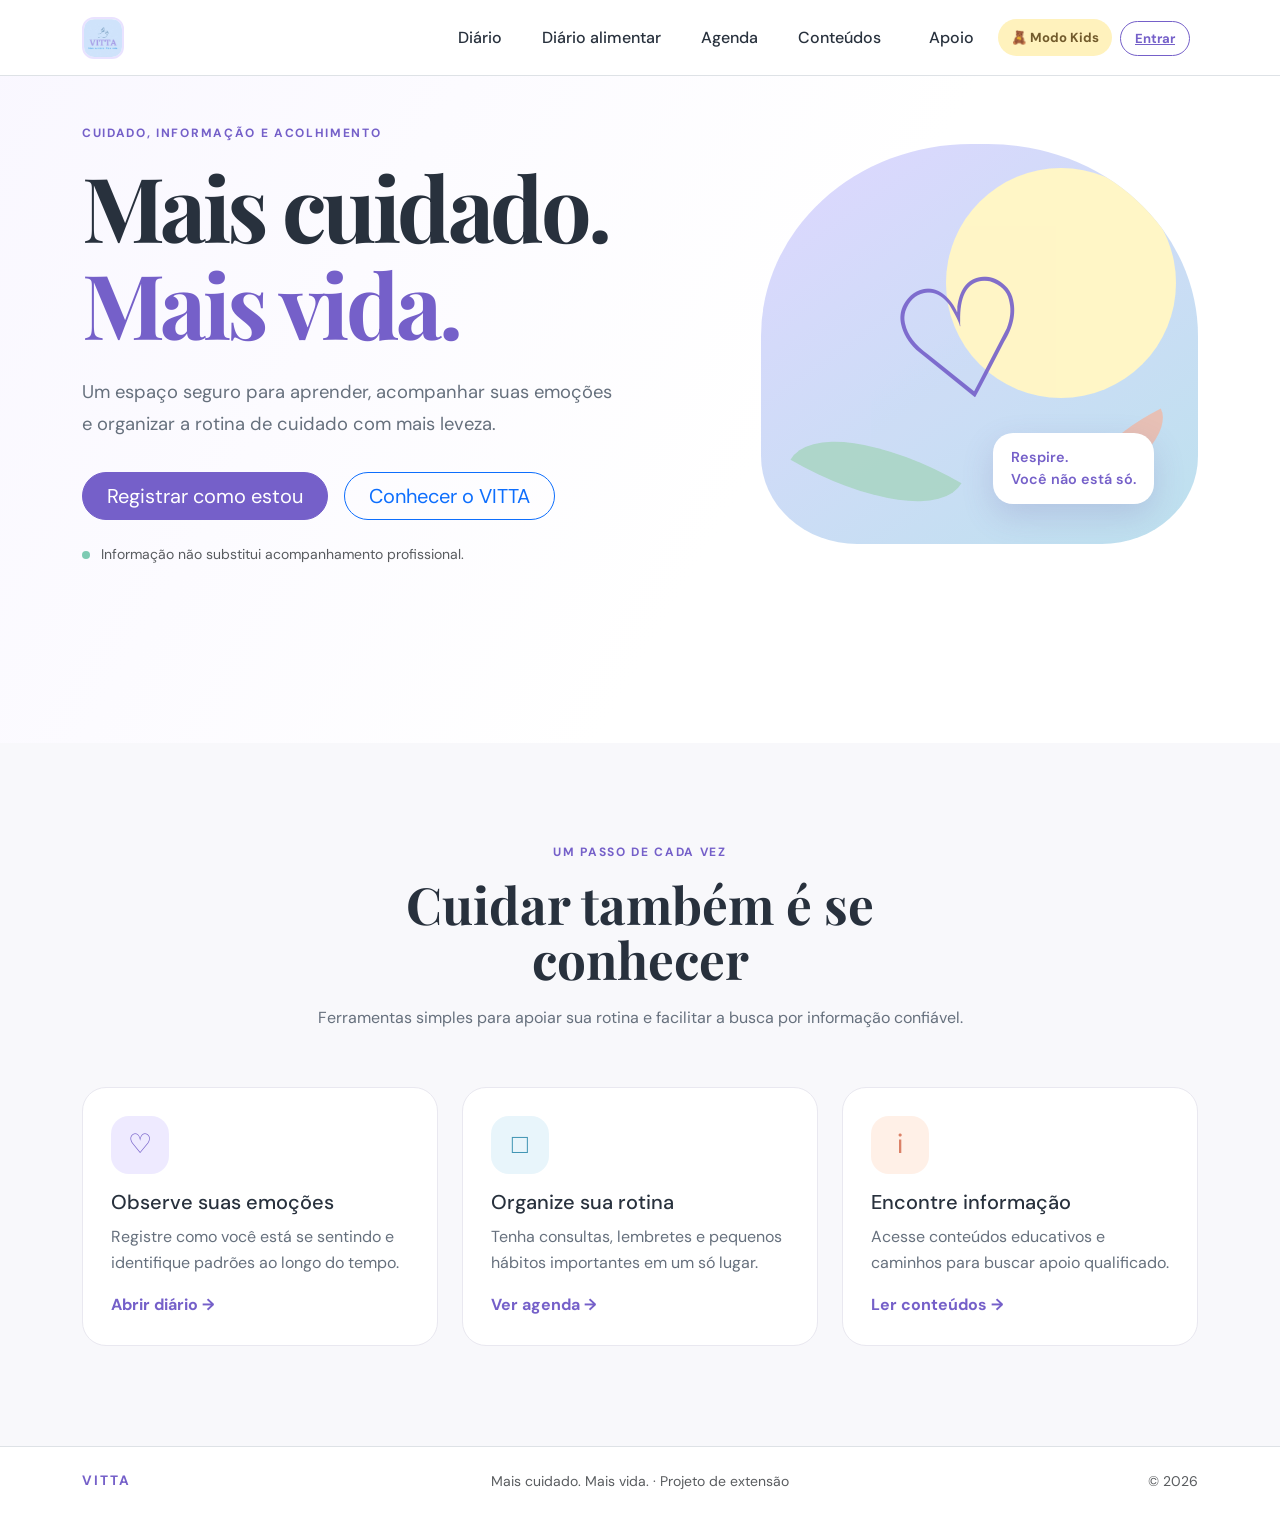
<file: index.html>
<!doctype html>
<html lang="pt-BR">
  <head>
    <meta charset="UTF-8" />
    <meta name="viewport" content="width=device-width, initial-scale=1" />
    <meta name="description" content="VITTA — informação, organização e apoio para uma relação mais saudável com a alimentação e as emoções." />
    <title>VITTA | Mais cuidado. Mais vida.</title>
    <link rel="preconnect" href="https://fonts.googleapis.com" />
    <link rel="preconnect" href="https://fonts.gstatic.com" crossorigin />
    <link href="https://fonts.googleapis.com/css2?family=DM+Sans:wght@400;500;600;700&family=Playfair+Display:wght@600;700&display=swap" rel="stylesheet" />
    <link href="https://cdn.jsdelivr.net/npm/bootstrap@5.3.3/dist/css/bootstrap.min.css" rel="stylesheet" />
    <link rel="stylesheet" href="style.css?v=2" />
    <link rel="icon" type="image/jpeg" href="assets/logo-vitta.jpg" />
    <link rel="apple-touch-icon" href="assets/logo-vitta.jpg" />
  </head>
  <body>
    <nav class="navbar navbar-expand-lg fixed-top bg-white border-bottom">
      <div class="container">
        <a class="navbar-brand d-flex align-items-center gap-2" href="#inicio" aria-label="VITTA início">
          <img class="brand-logo" src="assets/logo-vitta.jpg" alt="Logo VITTA" /><span class="brand-name">VITTA</span>
        </a>
        <button class="navbar-toggler" type="button" data-bs-toggle="collapse" data-bs-target="#menu" aria-label="Abrir menu">
          <span class="navbar-toggler-icon"></span>
        </button>
        <div id="menu" class="collapse navbar-collapse menu-panel">
          <ul class="navbar-nav ms-auto align-items-lg-center gap-lg-2">
            <li><a class="nav-link" href="#diario">Diário</a></li>
            <li><a class="nav-link" href="#alimentar">Diário alimentar</a></li>
            <li><a class="nav-link" href="#agenda">Agenda</a></li>
            <li><a class="nav-link" href="#conteudos">Conteúdos</a></li>
            <li><a class="nav-link" href="#kids">Kids</a></li>
            <li><a class="nav-link" href="#apoio">Apoio</a></li>
            <li><button id="kidsModeToggle" class="mode-toggle" type="button" aria-pressed="false">🧸 Modo Kids</button></li>
            <li><a id="authButton" class="auth-button" href="login.html">Entrar</a></li>
            <li><button id="logoutNavButton" class="logout-button hidden" type="button" style="display:none">Sair</button></li>
          </ul>
        </div>
      </div>
    </nav>

    <main>
      <section id="inicio" class="hero-section screen" data-screen="inicio">
        <div class="container py-5">
          <div class="row align-items-center g-5">
            <div class="col-lg-7">
              <p class="eyebrow">Cuidado, informação e acolhimento</p>
              <h1>Mais cuidado.<br /><span>Mais vida.</span></h1>
              <p class="hero-copy">Um espaço seguro para aprender, acompanhar suas emoções e organizar a rotina de cuidado com mais leveza.</p>
              <div class="d-flex flex-wrap gap-3">
                <a class="btn btn-primary btn-lg rounded-pill px-4" href="#diario">Registrar como estou</a>
                <a class="btn btn-outline-primary btn-lg rounded-pill px-4" href="#conteudos">Conhecer o VITTA</a>
              </div>
              <p class="small text-muted mt-4 mb-0"><span class="dot"></span> Informação não substitui acompanhamento profissional.</p>
            </div>
            <div class="col-lg-5">
              <div class="hero-art" aria-hidden="true"><div class="sun"></div><div class="leaf leaf-one"></div><div class="leaf leaf-two"></div><div class="heart">♡</div><div class="art-note">Respire.<br />Você não está só.</div></div>
            </div>
          </div>
        </div>
      </section>

      <section class="section-pad bg-soft screen" data-screen="inicio" aria-labelledby="como-funciona">
        <div class="container">
          <div class="text-center section-heading"><p class="eyebrow">Um passo de cada vez</p><h2 id="como-funciona">Cuidar também é se conhecer</h2><p>Ferramentas simples para apoiar sua rotina e facilitar a busca por informação confiável.</p></div>
          <div class="row g-4 mt-2">
            <div class="col-md-4"><article class="feature-card"><div class="icon-bubble lilac">♡</div><h3>Observe suas emoções</h3><p>Registre como você está se sentindo e identifique padrões ao longo do tempo.</p><a href="#diario">Abrir diário →</a></article></div>
            <div class="col-md-4"><article class="feature-card"><div class="icon-bubble blue">□</div><h3>Organize sua rotina</h3><p>Tenha consultas, lembretes e pequenos hábitos importantes em um só lugar.</p><a href="#agenda">Ver agenda →</a></article></div>
            <div class="col-md-4"><article class="feature-card"><div class="icon-bubble peach">i</div><h3>Encontre informação</h3><p>Acesse conteúdos educativos e caminhos para buscar apoio qualificado.</p><a href="#conteudos">Ler conteúdos →</a></article></div>
          </div>
        </div>
      </section>

      <section id="diario" class="section-pad screen" data-screen="diario">
        <div class="container"><div class="row g-5 align-items-start"><div class="col-lg-5"><p class="eyebrow">Diário de emoções</p><h2>Como você está hoje?</h2><p class="lead-muted">Não existe resposta certa. Escolha o que mais se aproxima do seu momento e escreva, se quiser, um pouco sobre ele.</p><div id="emotionOptions" class="emotion-grid mt-4" role="group" aria-label="Escolha uma emoção"><button data-emotion="Tranquilo" class="emotion-btn">☀️<span>Tranquilo</span></button><button data-emotion="Bem" class="emotion-btn">🌱<span>Bem</span></button><button data-emotion="Cansado" class="emotion-btn">🌙<span>Cansado</span></button><button data-emotion="Ansioso" class="emotion-btn">🌊<span>Ansioso</span></button><button data-emotion="Triste" class="emotion-btn">☁️<span>Triste</span></button><button data-emotion="Outro" class="emotion-btn">✦<span>Outro</span></button></div></div><div class="col-lg-7"><div class="panel-card"><label for="emotionNote" class="form-label">Quer registrar mais alguma coisa?</label><textarea id="emotionNote" class="form-control" rows="5" placeholder="Escreva livremente..." maxlength="500"></textarea><div class="d-flex justify-content-between align-items-center mt-3"><span id="selectedEmotion" class="selected-label">Nenhuma emoção selecionada</span><button id="saveEmotion" class="btn btn-primary rounded-pill px-4">Salvar registro</button></div><div id="emotionFeedback" class="feedback mt-3" role="status"></div></div><div id="lastEmotion" class="last-record mt-3"></div></div></div></div>
      </section>

      <section id="alimentar" class="section-pad bg-soft">
        <div class="container">
          <div class="section-heading"><p class="eyebrow">Registro alimentar</p><h2>Diário alimentar</h2><p>Registre o que você comeu em cada momento do dia, no seu ritmo e sem julgamentos. Este espaço não calcula calorias nem avalia suas escolhas.</p></div>
          <div class="row g-4 align-items-start">
            <div class="col-lg-5"><div class="panel-card food-diary-form-card"><form id="foodDiaryForm">
              <label class="form-label" for="foodMealCategory">Qual refeição?</label>
              <select id="foodMealCategory" class="form-select mb-3" required><option value="" selected disabled>Escolha uma categoria</option><option value="cafe_da_manha">Café da manhã</option><option value="lanche_da_manha">Lanche da manhã</option><option value="almoco">Almoço</option><option value="lanche_da_tarde">Lanche da tarde</option><option value="jantar">Jantar</option><option value="ceia">Ceia</option><option value="outro">Outro momento</option></select>
              <label class="form-label" for="foodDescription">O que você comeu?</label>
              <textarea id="foodDescription" class="form-control" rows="4" maxlength="1000" placeholder="Escreva o que quiser registrar..." required></textarea>
              <div class="row g-2 mt-1"><div class="col-7"><label class="form-label" for="foodMealDate">Data</label><input id="foodMealDate" type="date" class="form-control" required /></div><div class="col-5"><label class="form-label" for="foodMealTime">Horário (opcional)</label><input id="foodMealTime" type="time" class="form-control" /></div></div>
              <button class="btn btn-primary rounded-pill w-100 mt-3" type="submit">Salvar registro</button><div id="foodDiaryFeedback" class="feedback mt-3" role="status" aria-live="polite"></div>
            </form></div></div>
            <div class="col-lg-7"><div class="food-diary-list-heading"><h3>Seus registros</h3><span id="foodDiaryStorageNote">Salvo neste dispositivo</span></div><div id="foodDiaryEntries" class="food-diary-entries"></div></div>
          </div>
        </div>
      </section>

      <section id="agenda" class="section-pad bg-soft"><div class="container"><div class="row g-4"><div class="col-lg-5"><p class="eyebrow">Organização da rotina</p><h2>Minha agenda de cuidado</h2><p class="lead-muted">Use este espaço para lembrar de encontros e atividades importantes.</p><div class="panel-card mt-4"><form id="appointmentForm"><label class="form-label" for="appointmentTitle">O que você quer lembrar?</label><input id="appointmentTitle" class="form-control mb-3" placeholder="Ex.: consulta com nutricionista" required /><div class="row g-2"><div class="col-7"><label class="form-label" for="appointmentDate">Data</label><input id="appointmentDate" type="date" class="form-control" required /></div><div class="col-5"><label class="form-label" for="appointmentTime">Horário</label><input id="appointmentTime" type="time" class="form-control" /></div></div><button class="btn btn-primary rounded-pill w-100 mt-3">Adicionar à agenda</button></form></div></div><div class="col-lg-7"><div class="d-flex justify-content-between align-items-center mb-3"><h3 class="mb-0">Próximos lembretes</h3><span class="badge rounded-pill text-bg-light">salvo neste dispositivo</span></div><div id="appointmentList" class="appointment-list"></div></div></div></div></section>

      <section id="conteudos" class="section-pad"><div class="container"><div class="section-heading"><p class="eyebrow">Informação confiável</p><h2>Conteúdos para você</h2><p>Aprender sobre saúde é uma forma de cuidado. Explore temas introdutórios e acolhedores.</p></div><div class="row g-4 mt-2"><div class="col-md-4"><article class="content-card content-lilac"><span>GUIA</span><h3>O que são transtornos alimentares?</h3><p>Entenda os sinais, os tipos mais conhecidos e por que informação responsável importa.</p><button class="read-more" data-modal-title="O que são transtornos alimentares?" data-modal-text="Transtornos alimentares são condições de saúde que envolvem uma relação difícil com a alimentação, o corpo e/ou o peso. Eles podem afetar pessoas de diferentes idades e não são uma escolha. Identificar sinais e conversar com um profissional são passos importantes.">Ler conteúdo →</button></article></div><div class="col-md-4"><article class="content-card content-blue"><span>ACOLHIMENTO</span><h3>Quando é hora de pedir ajuda?</h3><p>Buscar apoio não é fraqueza. Conheça alguns sinais de que você merece cuidado.</p><button class="read-more" data-modal-title="Quando é hora de pedir ajuda?" data-modal-text="Se pensamentos sobre comida, peso ou corpo ocupam muito espaço, se há culpa intensa ao comer ou se sua rotina e seus relacionamentos estão sendo afetados, vale conversar com alguém de confiança e procurar ajuda profissional.">Ler conteúdo →</button></article></div><div class="col-md-4"><article class="content-card content-peach"><span>ROTINA</span><h3>Pequenos hábitos de autocuidado</h3><p>Ideias gentis para construir uma rotina que respeite seu corpo e seu momento.</p><button class="read-more" data-modal-title="Pequenos hábitos de autocuidado" data-modal-text="Comece pequeno: faça pausas, observe suas emoções sem julgamento, mantenha contatos de apoio por perto e reserve momentos para descanso. O autocuidado não precisa ser perfeito para ser significativo.">Ler conteúdo →</button></article></div><div class="col-md-4"><article class="content-card content-green"><span>DIFERENÇA</span><h3>Como diferenciar</h3><p>As diferenças entre transtorno alimentar e comportamento transtornado.</p><p>Comportamento alimentar transtornado é um padrão de hábitos ou pensamentos prejudiciais sobre comida e corpo, que pode ou não atender aos critérios de um diagnóstico. Já o transtorno alimentar é uma condição de saúde que exige avaliação profissional e pode envolver alterações persistentes na alimentação, sofrimento e impactos na vida da pessoa. Um comportamento preocupante também merece atenção, mesmo sem diagnóstico.</p><button class="read-more" data-modal-title="Como diferenciar" data-modal-text="Comportamento alimentar transtornado é um padrão de hábitos ou pensamentos prejudiciais sobre comida e corpo, que pode ou não atender aos critérios de um diagnóstico. Já o transtorno alimentar é uma condição de saúde que exige avaliação profissional e pode envolver alterações persistentes na alimentação, sofrimento e impactos na vida da pessoa. Um comportamento preocupante também merece atenção, mesmo sem diagnóstico.">Ler conteúdo →</button></article></div></div></div></section>

      <section id="apoio" class="support-section"><div class="container py-5"><div class="row align-items-center g-4"><div class="col-lg-8"><p class="eyebrow">Você não precisa passar por isso sozinho</p><h2>Procure apoio quando precisar.</h2><p class="mb-0">O VITTA é um recurso educativo e complementar. Para diagnóstico e tratamento, converse com profissionais qualificados. Em uma situação de emergência, procure o serviço de emergência da sua região.</p></div><div class="col-lg-4 text-lg-end"><a class="btn btn-dark rounded-pill px-4" href="https://www.gov.br/saude/pt-br" target="_blank" rel="noreferrer">Encontrar serviços de saúde ↗</a></div></div></div></section>
      <section id="kids" class="section-pad kids-section"><div class="container"><div class="kids-hero"><div><p class="eyebrow kids-eyebrow">Espaço Kids</p><h2>Brincar também é cuidar</h2><p>Joguinhos rápidos para conhecer as emoções, respirar e lembrar de coisas boas.</p></div><div class="kids-sun" aria-hidden="true">☀️</div></div><div class="row g-4 mt-3"><div class="col-md-4"><article class="kids-card game-emotions"><div class="kids-icon">🎭</div><h3>Jogo das emoções</h3><p>Escolha a carinha que combina com você hoje.</p><div class="emotion-game-options"><button class="kids-choice" data-feeling="feliz">😀</button><button class="kids-choice" data-feeling="calmo">😌</button><button class="kids-choice" data-feeling="curioso">🤔</button><button class="kids-choice" data-feeling="triste">😟</button></div></article></div><div class="col-md-4"><article class="kids-card game-breath"><div class="kids-icon">🌬️</div><h3>Respiração da bolinha</h3><p>Clique para encher e esvaziar a bolinha devagar.</p><button id="breathGame" class="breath-ball" aria-label="Começar respiração">●</button><small id="breathMessage">Vamos respirar juntos?</small></article></div><div class="col-md-4"><article class="kids-card game-kind"><div class="kids-icon">⭐</div><h3>Caça às gentilezas</h3><p>Descubra uma frase bonita para levar com você.</p><button id="kindnessGame" class="btn btn-dark rounded-pill px-3">Sortear uma frase</button><p id="kindnessMessage" class="kindness-message" aria-live="polite">Você é importante!</p></article></div></div>
        <article class="kids-card food-catcher-card mt-4">
          <div class="kids-icon" aria-hidden="true">🧺</div>
          <h3>Missão: cuidar do nosso personagem</h3>
          <p class="food-catcher-intro">Mova o personagem para coletar os itens que caem. Os efeitos são regras fictícias desta brincadeira e não representam o efeito real dos alimentos na saúde.</p>
          <div class="food-catcher-layout">
            <aside class="catcher-character-panel" aria-label="Personagem da missão">
              <div class="catcher-character-visual">
                <img src="assets/kids-character.png" class="catcher-character" alt="Bonequinho que acompanha a missão" />
                <span id="catcherCharacterFace" class="catcher-character-face" aria-label="Expressão do personagem">🙂</span>
              </div>
              <strong>Seu companheiro</strong>
              <span id="catcherCharacterMood">Vamos começar?</span>
            </aside>
            <div class="food-catcher-play-column">
              <div class="food-catcher-stage"><canvas id="foodCatcherCanvas" width="640" height="380" aria-label="Jogo: mova o personagem para pegar os itens que caem. Use as setas do teclado ou toque na tela."></canvas>
                <div class="food-catcher-overlay" id="catcherOverlay"><div><strong id="catcherOverlayTitle">Vamos brincar?</strong><p id="catcherOverlayText">Colete os itens e acompanhe o bem-estar fictício do personagem!</p><button id="catcherStart" class="btn btn-primary rounded-pill px-4" type="button">Começar jogo</button></div></div>
              </div>
              <p class="food-catcher-hint">🕹️ Computador: use ← → ou A/D. Celular: toque ou arraste na área do jogo.</p>
            </div>
            <aside class="catcher-dashboard" aria-label="Desempenho da rodada">
              <div class="catcher-score-box"><span>⭐ Pontos</span><strong id="catcherScore">0</strong><small>Meta: 100%</small></div>
              <div class="food-catcher-status">
                <div class="food-catcher-status-top"><strong>Bem-estar fictício</strong><strong id="catcherWellbeingLabel">50%</strong></div>
                <div class="food-catcher-meter" id="catcherMeter" role="progressbar" aria-label="Bem-estar fictício do personagem" aria-valuemin="0" aria-valuemax="100" aria-valuenow="50"><div id="catcherMeterFill"></div></div>
                <div class="food-catcher-status-bottom"><span>0</span><span>100</span></div>
              </div>
              <div class="catcher-history-card"><strong>Histórico da rodada</strong><span id="catcherHistoryCaption">Acompanhe as mudanças</span>
                <svg id="catcherHistoryChart" viewBox="0 0 220 112" role="img" aria-label="Gráfico do bem-estar fictício durante a rodada">
                  <line x1="12" y1="12" x2="12" y2="94" class="chart-axis"/><line x1="12" y1="94" x2="210" y2="94" class="chart-axis"/>
                  <line x1="12" y1="53" x2="210" y2="53" class="chart-gridline"/><line x1="12" y1="12" x2="210" y2="12" class="chart-gridline"/>
                  <text x="2" y="15" class="chart-label">100</text><text x="4" y="56" class="chart-label">50</text><text x="7" y="97" class="chart-label">0</text>
                  <polyline id="catcherHistoryLine" points="12,53 210,53" class="chart-line"/><circle id="catcherHistoryDot" cx="210" cy="53" r="4" class="chart-dot"/>
                </svg>
                <div class="catcher-history-legend"><span>●</span> Bem-estar ao longo do jogo</div>
              </div>
            </aside>
          </div>
          <p class="food-catcher-feedback" id="catcherFeedback" aria-live="polite">O personagem começa com 50% de bem-estar fictício.</p>
          <p class="food-catcher-note">Este é um jogo de fantasia. Alimentos não são bons ou ruins, e uma escolha alimentar isolada não determina a saúde de ninguém. O objetivo é brincar e aprender sem julgamentos. 💛</p>
        </article>
        <div id="kidsFeedback" class="kids-feedback" role="status" aria-live="polite"></div></div></section>
    </main>
    <div class="section-pager" aria-label="Navegação entre sessões"><div class="container d-flex align-items-center justify-content-between gap-3"><button id="prevSection" class="pager-btn" type="button" onclick="previousVittaSection()">← Anterior</button><div class="pager-status"><span id="sectionCounter">1 de 5</span><span id="sectionTitle">Início</span></div><button id="nextSection" class="pager-btn primary" type="button" onclick="nextVittaSection()">Próxima seção →</button></div></div>

    <footer class="py-4 border-top"><div class="container d-flex flex-wrap justify-content-between gap-2"><span class="brand-footer">VITTA</span><span class="text-muted small">Mais cuidado. Mais vida. · Projeto de extensão</span><span class="text-muted small">© <span id="year"></span></span></div></footer>
    <div class="modal fade" id="contentModal" tabindex="-1" aria-hidden="true"><div class="modal-dialog modal-dialog-centered"><div class="modal-content"><div class="modal-header"><h5 id="modalTitle" class="modal-title"></h5><button type="button" class="btn-close" data-bs-dismiss="modal" aria-label="Fechar"></button></div><div class="modal-body" id="modalText"></div><div class="modal-footer"><button type="button" class="btn btn-primary rounded-pill px-4" data-bs-dismiss="modal">Entendi</button></div></div></div></div>
    <script src="https://cdn.jsdelivr.net/npm/bootstrap@5.3.3/dist/js/bootstrap.bundle.min.js"></script><script src="script.js?v=16"></script>
    <div class="modal fade" id="authModal" tabindex="-1" aria-hidden="true"><div class="modal-dialog modal-dialog-centered"><div class="modal-content auth-modal"><div class="modal-header"><div><p class="eyebrow mb-1">Área pessoal</p><h5 class="modal-title">Entrar no VITTA</h5></div><button type="button" class="btn-close" data-bs-dismiss="modal" aria-label="Fechar"></button></div><div class="modal-body"><p class="auth-intro">Use apenas um usuário e uma senha para guardar seu diário e sua agenda.</p><form id="authForm"><label class="form-label" for="authUsername">Usuário</label><input id="authUsername" class="form-control mb-3" autocomplete="username" minlength="3" maxlength="40" required /><label class="form-label" for="authPassword">Senha</label><input id="authPassword" type="password" class="form-control" autocomplete="current-password" minlength="4" required /><div class="d-flex gap-2 mt-4"><button id="loginButton" class="btn btn-primary rounded-pill flex-grow-1" type="submit">Entrar</button><button id="registerButton" class="btn btn-outline-primary rounded-pill" type="button">Cadastrar</button></div><div id="authFeedback" class="auth-feedback mt-3" role="status"></div></form><button id="logoutButton" class="btn btn-outline-danger rounded-pill w-100 mt-3 d-none" type="button">Sair da conta</button></div></div></div></div>
  </body>
</html>
</file>
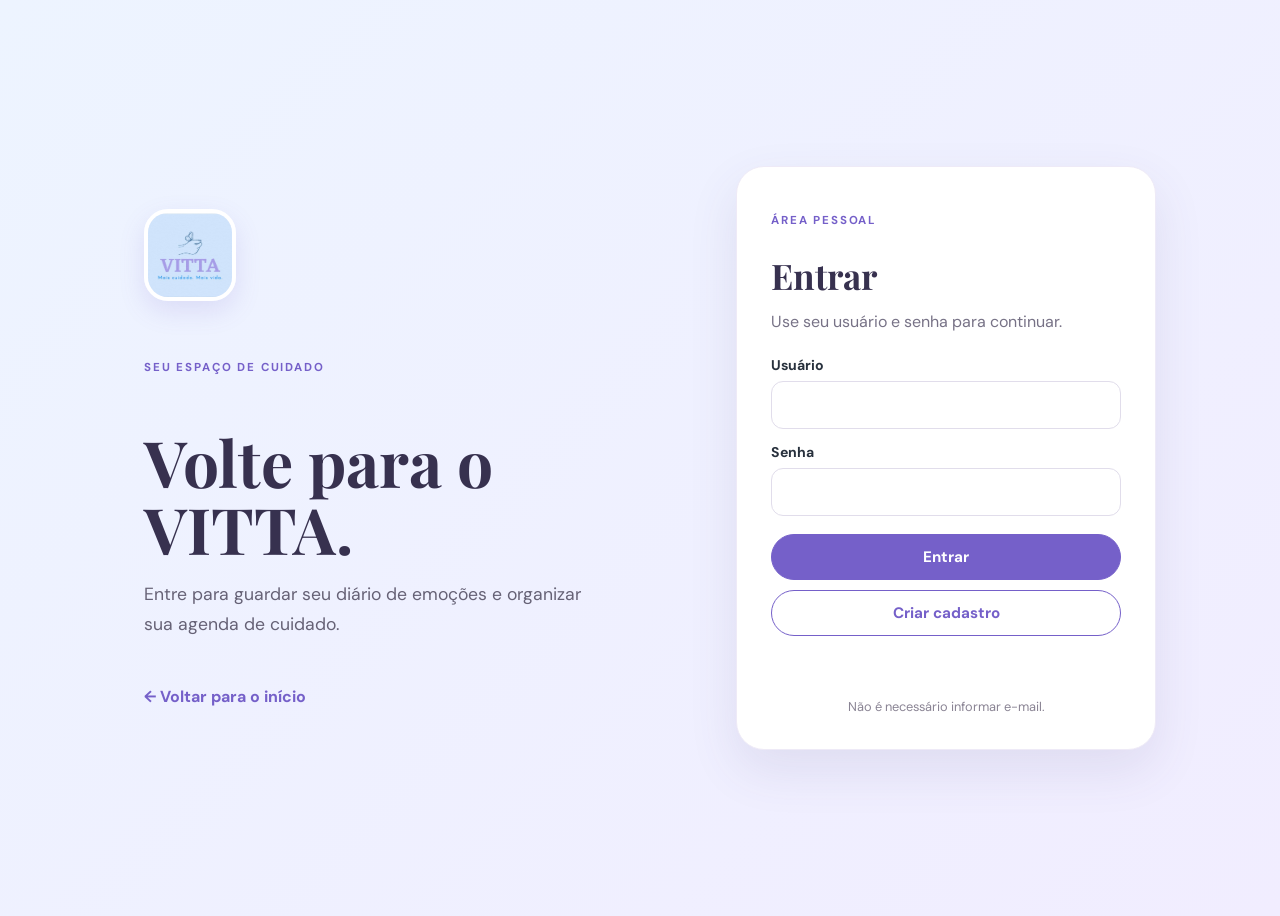
<file: login.html>
<!doctype html>
<html lang="pt-BR">
  <head>
    <meta charset="UTF-8" />
    <meta name="viewport" content="width=device-width, initial-scale=1" />
    <title>Entrar | VITTA</title>
    <link rel="icon" type="image/jpeg" href="assets/logo-vitta.jpg" />
    <link href="https://fonts.googleapis.com/css2?family=DM+Sans:wght@400;500;600;700&family=Playfair+Display:wght@600;700&display=swap" rel="stylesheet" />
    <link rel="stylesheet" href="style.css?v=2" />
  </head>
  <body class="login-page">
    <main class="login-layout"><section class="login-brand"><a href="index.html" class="login-logo"><img src="assets/logo-vitta.jpg" alt="Logo VITTA" /></a><p class="eyebrow">Seu espaço de cuidado</p><h1>Volte para o VITTA.</h1><p>Entre para guardar seu diário de emoções e organizar sua agenda de cuidado.</p><a href="index.html" class="back-home">← Voltar para o início</a></section><section class="login-card"><div class="login-card-heading"><p class="eyebrow">Área pessoal</p><h2 id="loginTitle">Entrar</h2><p id="loginSubtitle">Use seu usuário e senha para continuar.</p></div><form id="loginPageForm"><label for="loginUsername">Usuário</label><input id="loginUsername" autocomplete="username" minlength="3" maxlength="40" required /><label for="loginPassword">Senha</label><input id="loginPassword" type="password" autocomplete="current-password" minlength="4" required /><button id="loginSubmit" class="btn btn-primary rounded-pill w-100" type="submit">Entrar</button><button id="registerSubmit" class="btn btn-outline-primary rounded-pill w-100" type="button">Criar cadastro</button><div id="loginFeedback" class="auth-feedback" role="status"></div></form><p class="login-note">Não é necessário informar e-mail.</p></section></main><script src="login.js?v=1"></script>
  </body>
</html>
</file>
<file: style.css>
:root{--ink:#28313d;--muted:#66707d;--primary:#7560c9;--primary-dark:#5d49af;--lilac:#eeeaff;--blue:#e8f5fb;--peach:#fff0e7;--green:rgba(0, 255, 132, 0.293);--soft:#f8f8fb}*{box-sizing:border-box}html{scroll-behavior:smooth}body{font-family:'DM Sans',sans-serif;color:var(--ink);background:#fff}.navbar{height:76px}.navbar-brand,.brand-footer{font-weight:700;letter-spacing:.15em;color:var(--primary)}.brand-mark{display:inline-grid;place-items:center;width:31px;height:31px;border-radius:50%;background:var(--lilac);font-size:17px}.nav-link{color:var(--ink);font-weight:500;padding-left:1rem!important;padding-right:1rem!important}.nav-link:hover{color:var(--primary)}.btn-primary{background:var(--primary);border-color:var(--primary)}.btn-primary:hover{background:var(--primary-dark);border-color:var(--primary-dark)}.hero-section{padding-top:76px;min-height:680px;background:linear-gradient(120deg,#f9f7ff 0%,#fff 60%)}.eyebrow{font-size:.75rem;font-weight:700;letter-spacing:.14em;text-transform:uppercase;color:var(--primary);margin-bottom:1rem}.hero-section h1,h2{font-family:'Playfair Display',serif;font-weight:700;line-height:1.08}.hero-section h1{font-size:clamp(3.3rem,7vw,6rem);letter-spacing:-.04em;margin-bottom:1.5rem}.hero-section h1 span{color:var(--primary)}h2{font-size:clamp(2.2rem,4vw,3.35rem);margin-bottom:1rem}.hero-copy{max-width:530px;font-size:1.15rem;line-height:1.75;color:var(--muted);margin-bottom:2rem}.dot{display:inline-block;width:8px;height:8px;border-radius:50%;background:#7dcab3;margin-right:7px}.hero-art{position:relative;min-height:400px;border-radius:48% 48% 22% 22%;background:linear-gradient(145deg,#ded7ff,#bde1ee);overflow:hidden}.sun{position:absolute;width:230px;height:230px;border-radius:50%;background:#fff6c6;right:5%;top:6%}.heart{position:absolute;left:30%;top:30%;font-size:10rem;color:#7560c9;line-height:1;transform:rotate(-12deg);opacity:.9}.leaf{position:absolute;width:160px;height:65px;background:#a7d5c0;border-radius:100% 0 100% 0;transform:rotate(30deg);bottom:10%;left:8%;opacity:.8}.leaf-two{width:110px;height:45px;transform:rotate(-27deg);left:70%;bottom:17%;background:#f0b9a7}.art-note{position:absolute;right:10%;bottom:10%;background:#fff;color:var(--primary);padding:14px 18px;border-radius:20px;font-size:.9rem;font-weight:600;box-shadow:0 12px 32px #6e5aa333}.section-pad{padding:100px 0}.bg-soft{background:var(--soft)}.section-heading{max-width:650px;margin:0 auto 2rem;text-align:center}.section-heading p:not(.eyebrow),.lead-muted{color:var(--muted);line-height:1.7}.feature-card,.panel-card,.content-card,.appointment-item{border:1px solid #e9e8f0;border-radius:24px;background:#fff;padding:28px;height:100%}.feature-card{transition:transform .2s,box-shadow .2s}.feature-card:hover{transform:translateY(-5px);box-shadow:0 15px 40px #3a2f6f12}.feature-card h3,.content-card h3{font-size:1.25rem;margin:1rem 0 .65rem}.feature-card p,.content-card p{color:var(--muted);line-height:1.65}.feature-card a,.read-more{color:var(--primary);font-weight:700;text-decoration:none;background:none;border:0;padding:0}.icon-bubble{height:58px;width:58px;border-radius:18px;display:grid;place-items:center;font-size:1.7rem}.lilac{background:var(--lilac);color:var(--primary)}.blue{background:var(--blue);color:#4296b4}.peach{background:var(--peach);color:#db8167}.emotion-grid{display:grid;grid-template-columns:repeat(3,1fr);gap:12px}.emotion-btn{border:1px solid #e9e8f0;background:#fff;border-radius:18px;padding:15px 8px;font-size:1.8rem;color:var(--ink);transition:.2s}.emotion-btn span{display:block;font-size:.8rem;margin-top:6px;color:var(--muted)}.emotion-btn:hover,.emotion-btn.active{border-color:var(--primary);background:var(--lilac);transform:translateY(-2px)}.form-control{border-color:#e5e3ec;border-radius:12px;padding:.75rem 1rem}.form-control:focus{border-color:var(--primary);box-shadow:0 0 0 .2rem #7560c926}.selected-label{color:var(--primary);font-size:.9rem;font-weight:600}.feedback{min-height:24px;color:#368b71;font-size:.9rem}.last-record{font-size:.9rem;color:var(--muted)}.appointment-list{display:grid;gap:12px}.appointment-item{height:auto;padding:20px;display:flex;justify-content:space-between;align-items:center}.appointment-date{color:var(--primary);font-weight:700;font-size:.85rem}.appointment-item h4{font-size:1rem;margin:.35rem 0 0}.delete-btn{border:0;background:transparent;color:#a27575;font-size:.85rem}.content-card{min-height:260px;border:0}.content-card>span{font-size:.7rem;font-weight:700;letter-spacing:.13em}.content-lilac{background:var(--lilac)}.content-blue{background:var(--blue)}.content-peach{background:var(--peach)}.content-card h3{font-family:'Playfair Display',serif;font-size:1.6rem;line-height:1.2}.content-green{background:var(--green)}.support-section{background:#ddd7fa}.support-section p:not(.eyebrow){color:#55516b;line-height:1.7}.support-section h2{color:#41366c}footer{background:#fff}.modal-content{border:0;border-radius:22px}.modal-header{border:0;padding:24px 24px 10px}.modal-body{padding:10px 24px 24px;color:var(--muted);line-height:1.7}.modal-footer{border:0;padding:0 24px 24px}@media(max-width:767px){.navbar{height:66px}.hero-section{padding-top:66px;min-height:auto}.hero-section h1{font-size:3.5rem}.hero-art{min-height:280px}.section-pad{padding:70px 0}.emotion-grid{grid-template-columns:repeat(2,1fr)}.support-section{text-align:center}}
:root{--ink:#28313d;--muted:#66707d;--primary:#7560c9;--primary-dark:#5d49af;--lilac:#eeeaff;--blue:#e8f5fb;--peach:#fff0e7;--soft:#f8f8fb}*{box-sizing:border-box}html{scroll-behavior:smooth}body{font-family:'DM Sans',sans-serif;color:var(--ink);background:#fff}
/* Ajustes para navegação por sessões e menu mobile */
.brand-logo{width:42px;height:42px;border-radius:12px;object-fit:cover;border:2px solid #e9e2ff}.brand-name{display:none}.menu-panel{background:#fff;border-radius:0 0 18px 18px}.section-hidden{display:none!important}.section-pager{position:fixed;bottom:0;left:0;right:0;z-index:1020;background:rgba(255,255,255,.96);border-top:1px solid #e8e5f0;padding:12px 0;box-shadow:0 -8px 24px #44377212}.pager-btn{border:1px solid #d9d3ed;background:#fff;color:var(--primary);border-radius:999px;padding:10px 18px;font-weight:700}.pager-btn.primary{background:var(--primary);border-color:var(--primary);color:#fff}.pager-status{display:flex;flex-direction:column;align-items:center;font-size:.76rem;color:var(--muted)}.pager-status span:last-child{font-weight:700;color:var(--ink);font-size:.88rem}.hero-section{padding-bottom:130px}.support-section{padding-bottom:140px}@media(max-width:991px){.menu-panel{position:absolute;top:66px;right:12px;width:min(290px,calc(100vw - 24px));padding:18px;border:1px solid #e6e1f4;box-shadow:0 18px 36px #392c681c;text-align:right}.menu-panel .navbar-nav{align-items:stretch!important}.menu-panel .nav-link{padding:10px 8px!important}.menu-panel .btn{margin-top:8px}.navbar-toggler{margin-left:auto}.section-pager{padding:9px 0}.pager-btn{padding:9px 13px;font-size:.82rem}.hero-section{padding-bottom:125px}}@media(min-width:992px){.section-pager{max-width:720px;left:50%;right:auto;transform:translateX(-50%);width:100%;border:1px solid #e8e5f0;border-bottom:0;border-radius:20px 20px 0 0}.menu-panel{background:transparent}}
.agenda-section{padding-bottom:190px}.calendar-card{background:#fff;border:1px solid #e9e8f0;border-radius:24px;padding:24px;box-shadow:0 12px 30px #44377208}.calendar-header{display:flex;align-items:center;justify-content:space-between;margin-bottom:18px}.calendar-header h3{font-family:'Playfair Display',serif;font-size:1.45rem;margin:0}.calendar-caption{font-size:.8rem;color:var(--muted);margin:0}.calendar-weekdays,.calendar-grid{display:grid;grid-template-columns:repeat(7,1fr);gap:7px}.calendar-weekdays div{text-align:center;color:#8a8795;font-size:.7rem;font-weight:700;text-transform:uppercase;padding:4px 0}.calendar-day{min-height:54px;border:1px solid #f0eef5;border-radius:12px;background:#fff;text-align:left;padding:7px;font-size:.82rem;color:var(--ink);position:relative}.calendar-day.muted{background:#fafafd;color:#bbb8c3}.calendar-day.today{border:2px solid var(--primary);padding:6px;background:var(--lilac)}.calendar-day.has-event:after{content:'';position:absolute;bottom:6px;left:8px;width:6px;height:6px;background:#ef9b7d;border-radius:50%}.calendar-day.has-event{font-weight:700}.calendar-legend{display:flex;align-items:center;gap:7px;color:var(--muted);font-size:.78rem;margin-top:14px}.calendar-legend span{width:7px;height:7px;background:#ef9b7d;border-radius:50%}.agenda-items-title{font-size:1.1rem;font-weight:700;margin:24px 0 12px}@media(max-width:575px){.agenda-section{padding-bottom:170px}.calendar-card{padding:16px}.calendar-grid,.calendar-weekdays{gap:4px}.calendar-day{min-height:42px;padding:5px;font-size:.75rem}.calendar-day.today{padding:4px}.calendar-day.has-event:after{left:6px;bottom:5px}}
.agenda-section,#agenda{padding-bottom:190px}
.section-pager{position:sticky;bottom:0}
.section-pager{display:none!important}#agenda{padding-bottom:80px}.agenda-section .panel-card,#agenda .panel-card{max-width:420px;padding:18px;margin-top:1.25rem!important}.agenda-section .form-control,#agenda .form-control{padding:.62rem .8rem}.agenda-section .calendar-card,#agenda .calendar-card{padding:20px}
.agenda-section .panel-card,#agenda .panel-card{height:auto!important;align-self:flex-start}.agenda-section footer,#agenda footer{min-height:0}footer{padding-top:14px!important;padding-bottom:14px!important;min-height:0}.brand-footer{font-size:.85rem}
body{min-height:100vh;display:flex;flex-direction:column}main{flex:1}footer{margin-top:auto}.kids-section{background:linear-gradient(135deg,#fff7cf 0%,#e8f8f1 48%,#e9e4ff 100%);padding-bottom:120px}.kids-hero{display:flex;align-items:center;justify-content:space-between;gap:24px;background:#fff9df;border:3px solid #fff;border-radius:32px;padding:30px 36px;box-shadow:0 12px 28px #8c784018}.kids-hero h2{color:#4f4a73;margin-bottom:.6rem}.kids-hero p:not(.eyebrow){color:#69657a;max-width:580px;margin-bottom:0}.kids-eyebrow{color:#e88663}.kids-sun{font-size:5rem;transform:rotate(8deg);filter:drop-shadow(0 8px 8px #e9a73c40)}.kids-card{height:100%;min-height:300px;border:3px solid #fff;border-radius:28px;padding:24px;background:#fff;box-shadow:0 12px 25px #6f659515;text-align:center}.kids-card h3{font-family:'Playfair Display',serif;font-size:1.4rem;margin:12px 0 8px}.kids-card p{color:#716e7c;line-height:1.55}.game-emotions{background:#fff0f0}.game-breath{background:#eaf7ff}.game-kind{background:#f1edff}.kids-icon{font-size:2.4rem}.emotion-game-options{display:flex;justify-content:center;gap:8px;margin-top:20px}.kids-choice{width:48px;height:48px;border:2px solid #fff;background:#fff;border-radius:50%;font-size:1.5rem;transition:transform .2s,box-shadow .2s}.kids-choice:hover,.kids-choice.active{transform:scale(1.15);box-shadow:0 5px 12px #6f659530}.breath-ball{display:block;width:82px;height:82px;border:0;border-radius:50%;margin:18px auto 10px;background:#65bce2;color:#fff;font-size:1rem;box-shadow:0 0 0 10px #65bce225;transition:transform 2s ease,background .3s}.breath-ball.inhale{transform:scale(1.25);background:#4ca8d0}.kids-card small{color:#5b7890}.kindness-message{font-weight:700;color:#6e57b9!important;min-height:48px;margin-top:18px}.kids-feedback{text-align:center;min-height:28px;margin-top:28px;font-weight:700;color:#687243}@media(max-width:767px){.kids-hero{padding:24px;align-items:flex-start}.kids-sun{font-size:3rem}.kids-section{padding-bottom:70px}}
.mode-toggle{border:0;border-radius:999px;background:#fff2bd;color:#725b2c;font-weight:700;padding:9px 13px;font-size:.82rem}.mode-toggle:hover{background:#ffe69a}.support-section{padding:92px 0 110px}.support-intro{text-align:center;max-width:760px;margin:0 auto 30px}.support-intro h2{color:#41366c}.support-intro p:not(.eyebrow){color:#5f5a72;line-height:1.7}.support-alert{display:flex;align-items:flex-start;gap:12px;background:#fff;border:1px solid #eadff2;border-radius:18px;padding:16px 18px;color:#574f67;margin:0 auto 26px;max-width:900px}.support-alert strong{color:#a45763}.support-card{height:100%;border:1px solid #ebe6f1;border-radius:22px;background:#fff;padding:24px;box-shadow:0 10px 24px #47376d0d}.support-card .support-number{font-family:'Playfair Display',serif;font-size:2.5rem;font-weight:700;color:var(--primary);line-height:1}.support-card h3{font-size:1.15rem;margin:12px 0 8px}.support-card p{color:var(--muted);line-height:1.6;min-height:76px}.support-card .btn{margin-top:4px}.support-card.emergency{border-top:5px solid #e88873}.support-card.emotional{border-top:5px solid #7560c9}.support-card.sus{border-top:5px solid #72bda8}.support-source{font-size:.78rem;color:#777183;margin-top:24px;text-align:center}.kids-mode{--primary:#e47787;--primary-dark:#c95d70;--lilac:#fff0f4;--soft:#fffaf0;background:#fffdf7}.kids-mode .hero-section{background:linear-gradient(135deg,#fff3d2,#fff4f7)}.kids-mode .section-heading h2,.kids-mode h2,.kids-mode h1{font-family:'DM Sans',sans-serif;font-weight:800;letter-spacing:-.02em}.kids-mode .feature-card,.kids-mode .panel-card,.kids-mode .content-card,.kids-mode .support-card{border:3px solid #fff;background:#fffefc;box-shadow:0 12px 24px #e5a7b426}.kids-mode .eyebrow{color:#d36d7b}.kids-mode .section-pad{padding-top:78px;padding-bottom:78px}.kids-mode .navbar{background:#fffdf7!important}.kids-mode .mode-toggle{background:#d9f4dd;color:#3f6e4b}.kids-mode .support-section{background:#fff0c9}.kids-mode .support-alert{border-color:#f0c6a1}.kids-mode .support-card p{min-height:auto}.kids-mode .nav-link{font-weight:700}@media(max-width:991px){.mode-toggle{width:100%;margin-top:8px;padding:11px}.support-section{padding-top:68px}}
.kids-section{display:none}body:not(.kids-mode) a[href="#kids"]{display:none!important}body.kids-mode .kids-section{display:block}.kids-mode{font-family:'DM Sans',sans-serif}.kids-mode .navbar-brand{color:#e47787}.kids-mode .nav-link{color:#594d6d}.kids-mode .hero-section h1{font-size:clamp(2.8rem,6vw,5rem)}.kids-mode .btn-primary{background:#e47787;border-color:#e47787}.kids-mode .btn-outline-primary{color:#d36d7b;border-color:#e47787}.kids-mode .feature-card,.kids-mode .content-card,.kids-mode .support-card{border-radius:30px}.kids-mode .feature-card a,.kids-mode .read-more{display:inline-block;background:#fff2bd;color:#80632e;border-radius:999px;padding:8px 13px}.kids-mode .emotion-btn{border:3px solid #fff;background:#fff4bf;border-radius:24px}.kids-mode .emotion-btn.active{background:#d9f4dd;border-color:#9cd7aa}.kids-mode .appointment-item{border:3px solid #fff4bf;border-radius:24px}.kids-mode .calendar-card{border:3px solid #fff;background:#fffef3}.kids-mode .content-lilac{background:#ffe8f0}.kids-mode .content-blue{background:#e3f5ff}.kids-mode .content-peach{background:#fff0c9}.kids-mode #apoio .support-card.emotional{border-top-color:#e47787}.kids-mode #apoio .support-card.emergency{border-top-color:#f0ad5d}.kids-mode #apoio .support-card.sus{border-top-color:#77c5a0}
.breath-timer{display:block;color:#4b8aac;font-size:1.1rem;margin-top:8px}.breath-ball:disabled{cursor:wait;opacity:.9}.emotion-challenge{font-size:.9rem;font-weight:700;color:#a35a6c;margin-top:12px;min-height:24px}.game-score{display:inline-block;background:#fff7c9;border-radius:999px;padding:6px 11px;color:#8a6c28;font-size:.78rem;font-weight:700;margin:7px 0}.kids-choice.picked{animation:choicePop .5s ease}.kindness-message.reveal{animation:cardReveal .55s ease}@keyframes choicePop{50%{transform:scale(1.3) rotate(-8deg)}}@keyframes cardReveal{0%{opacity:0;transform:translateY(8px) rotate(-3deg)}100%{opacity:1;transform:translateY(0) rotate(0)}}
.kids-mode{--primary:#7560c9;--primary-dark:#5d49af;--lilac:#eeeaff;--blue:#e8f5fb;--soft:#f7f8ff;background:#fbfcff}.kids-mode .hero-section{background:linear-gradient(135deg,#edf4ff 0%,#f2efff 52%,#e8f7ff 100%)}.kids-mode .navbar{background:#fbfcff!important}.kids-mode .navbar-brand{color:#7560c9}.kids-mode .nav-link{color:#55517b}.kids-mode .eyebrow{color:#7560c9}.kids-mode .mode-toggle{background:#e7e2ff;color:#5d49af}.kids-mode .btn-primary{background:#7560c9;border-color:#7560c9}.kids-mode .btn-outline-primary{color:#7560c9;border-color:#7560c9}.kids-mode .kids-hero{background:#eef3ff;border-color:#fff;box-shadow:0 12px 28px #7560c91a}.kids-mode .kids-hero h2{color:#514781}.kids-mode .kids-sun{filter:hue-rotate(25deg) saturate(.7)}.kids-mode .game-emotions{background:#f0ecff}.kids-mode .game-breath{background:#e8f5fb}.kids-mode .game-kind{background:#edf2ff}.kids-mode .kids-card{border-color:#fff;box-shadow:0 12px 25px #7560c91a}.kids-mode .kids-choice{background:#fff;border-color:#fff}.kids-mode .kids-choice.active,.kids-mode .kids-choice.picked{background:#e3dcff;border-color:#a89be5}.kids-mode .game-score{background:#e6f3ff;color:#5c6d9b}.kids-mode .breath-ball{background:#8caee8;box-shadow:0 0 0 10px #8caee82b}.kids-mode .breath-ball.inhale{background:#7560c9}.kids-mode .emotion-challenge{color:#7560c9}.kids-mode .kids-section{background:linear-gradient(135deg,#eaf3ff 0%,#f0edff 52%,#e8f7ff 100%)}.kids-mode .support-section{background:#e8e4fb}.kids-mode .content-lilac{background:#eeeaff}.kids-mode .content-blue{background:#e8f5fb}.kids-mode .content-peach{background:#eef2ff}.kids-mode .feature-card a,.kids-mode .read-more{background:#e8e2ff;color:#5d49af}
.auth-button{border:1px solid #7560c9;color:#7560c9;background:#fff;border-radius:999px;padding:8px 14px;font-weight:700;font-size:.82rem}.auth-button:hover{background:#eeeaff}.auth-modal{border:0;border-radius:24px}.auth-intro{color:var(--muted);line-height:1.55}.auth-feedback{min-height:22px;color:#a45763;font-size:.88rem}.auth-modal .modal-header{padding-bottom:0}@media(max-width:991px){.auth-button{width:100%;margin-top:8px;padding:10px}.auth-modal{margin:12px}}
.calendar-month-nav{display:flex;align-items:center;gap:8px}.calendar-nav-button{display:grid;place-items:center;width:38px;height:38px;border:1px solid #e5e1f0;border-radius:50%;background:#fff;color:var(--primary);font-size:1.7rem;line-height:1;transition:background .18s,border-color .18s,transform .18s}.calendar-nav-button:hover{background:var(--lilac);border-color:var(--primary);transform:translateY(-1px)}.calendar-nav-button:focus-visible,.calendar-day:focus-visible{outline:3px solid #7560c955;outline-offset:2px}.calendar-day{display:block;width:100%;font-family:inherit;cursor:pointer;transition:background .16s,border-color .16s,transform .16s}.calendar-day:hover:not(.muted){border-color:#b9afe7;background:#f8f6ff}.calendar-day.muted{display:grid;place-items:start;cursor:default}.calendar-day.selected{border:2px solid var(--primary);padding:6px;background:var(--lilac);font-weight:700}.calendar-day.today.selected{background:var(--lilac)}.calendar-day-details{margin-top:20px}.calendar-day-details .agenda-items-title{margin:0 0 12px}.calendar-selection-empty{margin:0;padding:18px 20px;border:1px dashed #ddd8eb;border-radius:16px;color:var(--muted);text-align:center;font-size:.92rem}.calendar-day-details .appointment-list{margin-bottom:0}.calendar-day-details .appointment-item{padding:16px 18px}.kids-mode .calendar-nav-button{background:#fbfcff;border-color:#dcd8f0}.kids-mode .calendar-nav-button:hover{background:#e8e2ff}.kids-mode .calendar-day.selected{background:#e8e2ff;border-color:#7560c9}@media(max-width:575px){.calendar-nav-button{width:34px;height:34px}.calendar-header h3{font-size:1.2rem}.calendar-day.selected{padding:4px}}
.food-diary-form-card{height:auto;padding:24px}.food-diary-form-card .form-select{border:1px solid #e5e3ec;border-radius:12px;padding:.75rem 1rem;color:var(--ink)}.food-diary-form-card .form-select:focus{border-color:var(--primary);box-shadow:0 0 0 .2rem #7560c926}.food-diary-list-heading{display:flex;justify-content:space-between;align-items:center;gap:12px;margin-bottom:14px}.food-diary-list-heading h3{font-size:1.2rem;margin:0}.food-diary-list-heading span{color:var(--muted);font-size:.78rem}.food-diary-entries{display:grid;gap:12px}.food-diary-entry{position:relative;border:1px solid #e9e8f0;border-radius:18px;background:#fff;padding:17px 18px 14px}.food-diary-entry-meta{display:flex;align-items:center;justify-content:space-between;gap:10px;margin-bottom:10px}.food-meal-tag{display:inline-block;border-radius:999px;background:var(--lilac);color:var(--primary-dark);padding:5px 10px;font-size:.78rem;font-weight:700}.food-diary-entry time{color:var(--muted);font-size:.78rem}.food-diary-entry p{color:var(--ink);line-height:1.6;white-space:normal;margin:0 0 8px;overflow-wrap:anywhere}.food-delete-button{display:block;margin-left:auto}.food-diary-empty{border:1px dashed #ddd8eb;border-radius:16px;padding:22px;text-align:center;color:var(--muted);background:#ffffffa8}.kids-mode .food-diary-entry{border:2px solid #fff;background:#fff}.kids-mode .food-meal-tag{background:#e8e2ff;color:#5d49af}.kids-mode .food-diary-form-card .form-select{background-color:#fff}.kids-mode #alimentar .section-heading h2{color:#514781}@media(max-width:575px){.food-diary-form-card{padding:18px}.food-diary-list-heading{align-items:flex-start;flex-direction:column;gap:4px}.food-diary-entry-meta{align-items:flex-start;flex-direction:column}}
#authModal{position:fixed;inset:0;z-index:2000;overflow:auto;background:rgba(40,35,65,.42)}#authModal.show{display:block}.auth-modal{margin:8vh auto;max-width:500px}
#authModal{display:none}
.login-page{min-height:100vh;background:linear-gradient(135deg,#edf4ff,#f1edff);display:block}.login-layout{min-height:100vh;max-width:1080px;margin:0 auto;padding:48px 24px;display:grid;grid-template-columns:1fr 420px;gap:80px;align-items:center}.login-brand{padding:20px}.login-logo{display:inline-block;margin-bottom:42px}.login-logo img{width:92px;height:92px;object-fit:cover;border-radius:24px;border:4px solid #fff;box-shadow:0 10px 26px #7560c926}.login-brand h1{font-family:'Playfair Display',serif;font-size:clamp(2.7rem,5vw,4.8rem);line-height:1.05;color:#37314f;margin-bottom:18px}.login-brand>p:not(.eyebrow){max-width:440px;color:#666276;font-size:1.1rem;line-height:1.7}.back-home{display:inline-block;margin-top:28px;color:#7560c9;text-decoration:none;font-weight:700}.login-card{background:#fff;border:1px solid #eeeaf7;border-radius:28px;padding:34px;box-shadow:0 20px 50px #5147811c}.login-card h2{font-family:'Playfair Display',serif;color:#37314f;margin-bottom:8px}.login-card-heading>p:not(.eyebrow){color:#777286;margin-bottom:24px}.login-card label{display:block;font-weight:700;font-size:.88rem;margin:14px 0 7px}.login-card input{display:block;width:100%;border:1px solid #e1ddeb;border-radius:12px;padding:12px 14px;outline:0}.login-card input:focus{border-color:#7560c9;box-shadow:0 0 0 3px #7560c926}.login-card button{margin-top:18px}.login-card button+button{margin-top:10px}.login-note{text-align:center;color:#8a8494;font-size:.8rem;margin:22px 0 0}.login-card .auth-feedback{min-height:24px;text-align:center;margin-top:16px}@media(max-width:800px){.login-layout{grid-template-columns:1fr;gap:24px;padding:28px 18px}.login-brand{padding:10px 4px;text-align:center}.login-logo{margin-bottom:24px}.login-brand h1{font-size:3rem}.login-brand>p:not(.eyebrow){margin-inline:auto}.back-home{margin-top:18px}.login-card{padding:26px}}
.login-page .login-card .btn{display:block;width:100%;border-radius:999px;padding:12px 18px;font-family:'DM Sans',sans-serif;font-weight:700;font-size:.95rem;transition:transform .2s,box-shadow .2s}.login-page .login-card .btn:hover{transform:translateY(-2px);box-shadow:0 8px 18px #7560c926}.login-page .login-card .btn-primary{background:#7560c9;border:1px solid #7560c9;color:#fff}.login-page .login-card .btn-outline-primary{background:#fff;border:1px solid #7560c9;color:#7560c9}.login-page .login-card input{height:48px;background:#fff;color:#343044;font-size:.95rem}.login-page .login-card input::placeholder{color:#aaa5b4}.login-page .login-card-heading h2{font-size:2.2rem}.login-page .eyebrow{font-size:.72rem;letter-spacing:.16em}.login-page .back-home:hover{color:#5d49af;text-decoration:underline}
.logout-button{border:0;border-radius:999px;background:#fff0f1;color:#a45763;padding:8px 14px;font-weight:700;font-size:.82rem}.logout-button:hover{background:#ffe0e3}.logout-button.hidden{display:none!important}@media(max-width:991px){.logout-button{width:100%;margin-top:8px;padding:10px}}


/* Jogo de coleta da Área Kids — palco compacto para facilitar alcançar os itens. */
.food-catcher-card{max-width:780px;margin-left:auto;margin-right:auto;text-align:left;background:#fffefc}
.food-catcher-card>h3,.food-catcher-card>.kids-icon{text-align:center}
.food-catcher-intro{max-width:620px;margin:0 auto 18px;color:#716e7c;line-height:1.55;text-align:center}
.food-catcher-status{max-width:620px;margin:0 auto 12px}
.food-catcher-status-top,.food-catcher-status-bottom,.food-catcher-scoreline{display:flex;justify-content:space-between;align-items:center;gap:12px}
.food-catcher-status-top{font-size:.9rem;color:#514b68;margin-bottom:7px}
.food-catcher-meter{height:15px;border-radius:999px;background:#f0e9e8;overflow:hidden;border:1px solid #e8e1e5}
#catcherMeterFill{height:100%;width:50%;border-radius:999px;background:#49ad70;transition:width .2s,background .2s}
.food-catcher-status-bottom{font-size:.7rem;color:#777183;margin-top:5px}
.food-catcher-scoreline{max-width:620px;margin:0 auto 9px;padding:8px 12px;border-radius:12px;background:#f5f1ff;color:#5d5184;font-size:.88rem}
.food-catcher-stage{position:relative;width:min(100%,620px);margin:0 auto;border:3px solid #fff;border-radius:20px;overflow:hidden;background:linear-gradient(180deg,#e9f6ff,#f8f1ff);box-shadow:inset 0 0 0 1px #d9d5ec;line-height:0}
#foodCatcherCanvas{display:block;width:100%;height:auto;aspect-ratio:31/17;touch-action:pan-y;cursor:crosshair}
.food-catcher-overlay{position:absolute;inset:0;display:grid;place-items:center;padding:18px;background:#f7f4ffdc;text-align:center;line-height:1.4}
.food-catcher-overlay[hidden]{display:none}
.food-catcher-overlay>div{max-width:340px;padding:20px;background:#fff;border:2px solid #fff;border-radius:20px;box-shadow:0 10px 28px #51427b20}
.food-catcher-overlay strong{font-size:1.25rem;color:#574c82}
.food-catcher-overlay p{margin:8px 0 14px;color:#716e7c;font-size:.9rem}
.food-catcher-hint,.food-catcher-feedback,.food-catcher-note{max-width:620px;margin:10px auto 0;font-size:.82rem;line-height:1.5;color:#716e7c}
.food-catcher-feedback{font-weight:700;color:#65558f;min-height:22px}
.food-catcher-note{padding:10px 12px;background:#fff8e9;border-radius:12px;color:#76664a}
@media(min-width:992px){.food-catcher-card{max-width:760px}.food-catcher-stage{width:min(100%,560px)}.food-catcher-status,.food-catcher-scoreline,.food-catcher-hint,.food-catcher-feedback,.food-catcher-note{max-width:560px}}
@media(max-width:575px){.food-catcher-card{padding:18px 12px}.food-catcher-status-bottom{font-size:.62rem}.food-catcher-stage{border-radius:14px}.food-catcher-overlay>div{padding:12px}.food-catcher-overlay strong{font-size:1.05rem}.food-catcher-overlay p{font-size:.78rem}}

/* Layout ampliado do jogo Kids: personagem à esquerda e painel de desempenho à direita. */
.food-catcher-card{max-width:1120px!important;padding:28px!important}
.food-catcher-layout{display:grid;grid-template-columns:145px minmax(280px,1fr) 230px;gap:18px;align-items:stretch;margin-top:18px}
.catcher-character-panel{display:flex;flex-direction:column;align-items:center;justify-content:center;gap:10px;min-height:280px;padding:14px 10px;border-radius:20px;background:linear-gradient(180deg,#f1edff,#eaf6ff);text-align:center;color:#574c82}
.catcher-character{display:block;width:100px;height:170px;object-fit:contain;image-rendering:auto}
.catcher-character-panel strong{font-size:.9rem}
.catcher-character-panel span{font-size:.78rem;color:#716e7c;line-height:1.4}
.food-catcher-play-column{min-width:0;display:flex;flex-direction:column;justify-content:center}
.food-catcher-stage{width:100%;max-width:460px;margin:0 auto}
#foodCatcherCanvas{width:100%;height:auto;aspect-ratio:23/17;touch-action:none}
.food-catcher-hint{max-width:460px;text-align:center}
.catcher-dashboard{display:flex;flex-direction:column;gap:12px;min-width:0}
.catcher-score-box,.catcher-history-card{padding:13px;border:1px solid #e9e4f4;border-radius:17px;background:#fff}
.catcher-score-box{display:grid;grid-template-columns:1fr auto;align-items:center;gap:4px 8px;color:#5d5184}
.catcher-score-box span{font-size:.83rem;font-weight:700}
.catcher-score-box strong{font-size:1.8rem;line-height:1.1;color:#7560c9;font-variant-numeric:tabular-nums}
.catcher-score-box small{grid-column:1/-1;color:#817b90;font-size:.72rem}
.catcher-dashboard .food-catcher-status{width:100%;margin:0;padding:13px;border:1px solid #e9e4f4;border-radius:17px;background:#fbfaff}
.catcher-dashboard .food-catcher-status-top{font-size:.78rem;gap:5px}
.catcher-dashboard .food-catcher-status-bottom{font-size:.68rem}
.catcher-history-card{flex:1;min-height:150px}
.catcher-history-card>strong,.catcher-history-card>span{display:block}
.catcher-history-card>strong{font-size:.83rem;color:#514b68}
.catcher-history-card>span{font-size:.68rem;color:#888194;margin-top:2px}
#catcherHistoryChart{display:block;width:100%;height:auto;margin-top:8px;overflow:visible}
.chart-axis{stroke:#bcb5cf;stroke-width:1.2}
.chart-gridline{stroke:#e8e3f0;stroke-width:1;stroke-dasharray:3 3}
.chart-label{font-size:8px;fill:#8b8499}
.chart-line{fill:none;stroke:#7560c9;stroke-width:3;stroke-linecap:round;stroke-linejoin:round}
.chart-dot{fill:#e47787;stroke:#fff;stroke-width:2}
.catcher-history-legend{font-size:.65rem;color:#777183}
.catcher-history-legend span{color:#7560c9}
.food-catcher-feedback,.food-catcher-note{max-width:100%}
@media(max-width:991px){.food-catcher-layout{grid-template-columns:110px minmax(0,1fr);}.catcher-character-panel{grid-row:1/3;min-height:250px}.catcher-character{width:82px;height:145px}.catcher-dashboard{grid-column:2;display:grid;grid-template-columns:1fr 1fr;align-items:stretch}.catcher-history-card{grid-column:1/-1}.food-catcher-stage{max-width:100%}}
@media(max-width:575px){.food-catcher-card{padding:18px 12px!important}.food-catcher-layout{grid-template-columns:1fr;gap:12px}.catcher-character-panel{grid-row:auto;min-height:0;flex-direction:row;justify-content:flex-start;padding:8px 14px;text-align:left}.catcher-character{width:42px;height:66px}.catcher-character-panel span{margin-left:auto;max-width:125px;text-align:right}.food-catcher-play-column{grid-row:2}.catcher-dashboard{grid-column:1;grid-template-columns:1fr 1fr}.catcher-history-card{grid-column:1/-1}.catcher-dashboard .food-catcher-status,.catcher-score-box{padding:10px}.catcher-score-box strong{font-size:1.5rem}}


/* Ajustes visuais: campo maior no desktop, cenário pixel-art e personagem sem distorção. */
.food-catcher-card{max-width:1360px!important;padding:30px!important}
.food-catcher-layout{grid-template-columns:160px minmax(520px,1fr) 255px;gap:22px}
.catcher-character-panel{min-height:350px;background:linear-gradient(180deg,#e8f8ff 0%,#f1edff 100%);border:2px solid #fff}
.catcher-character-visual{position:relative;width:128px;height:180px;display:grid;place-items:center}
.catcher-character{width:128px;height:128px;object-fit:contain;image-rendering:pixelated}
.catcher-character-face{position:absolute;top:13px;right:7px;width:38px;height:38px;display:grid;place-items:center;border:2px solid #fff;border-radius:50%;background:#fff;font-size:23px;box-shadow:0 4px 12px #493d7622}
.food-catcher-stage{max-width:100%;width:100%;border:4px solid #fff;border-radius:22px;background:#55c8ed;box-shadow:0 12px 28px #345e7c26}
#foodCatcherCanvas{width:100%;height:auto;aspect-ratio:16/9;touch-action:none}
.food-catcher-hint{max-width:100%}
.catcher-dashboard{gap:14px}
.catcher-history-card{min-height:190px}
@media(max-width:1199px){
  .food-catcher-card{max-width:1120px!important}
  .food-catcher-layout{grid-template-columns:130px minmax(390px,1fr) 225px;gap:14px}
  .catcher-character-visual{transform:scale(.9)}
}
@media(max-width:991px){
  .food-catcher-layout{grid-template-columns:120px minmax(0,1fr)}
  .catcher-character-panel{min-height:300px}
  .catcher-character-visual{width:100px;height:145px;transform:none}
  .catcher-character{width:100px;height:100px}
  .catcher-character-face{top:8px;right:0;width:32px;height:32px;font-size:19px}
}
@media(max-width:575px){
  .food-catcher-card{padding:18px 12px!important}
  .food-catcher-layout{grid-template-columns:1fr}
  .catcher-character-panel{min-height:0}
  .catcher-character-visual{width:62px;height:66px}
  .catcher-character{width:62px;height:62px}
  .catcher-character-face{top:-2px;right:-5px;width:27px;height:27px;font-size:16px}
  #foodCatcherCanvas{aspect-ratio:16/9}
}

/* Painel de expressões e desempenho com maior destaque no desktop. */
@media (min-width: 1200px) {
  .food-catcher-card { max-width: 1480px !important; }
  .food-catcher-layout { grid-template-columns: 165px minmax(520px, 1fr) 345px; gap: 24px; }
  .catcher-dashboard { gap: 16px; }
  .catcher-score-box, .catcher-dashboard .food-catcher-status, .catcher-history-card { padding: 18px; }
  .catcher-score-box span, .catcher-history-card > strong { font-size: 1rem; }
  .catcher-score-box strong { font-size: 2.2rem; }
  .catcher-dashboard .food-catcher-status-top { font-size: .92rem; }
  .catcher-dashboard .food-catcher-status-bottom { font-size: .78rem; }
  .catcher-history-card { min-height: 245px; }
  #catcherHistoryChart { margin-top: 14px; }
  .catcher-history-card > span { font-size: .78rem; }
}
.catcher-character-visual { position: relative; }
.catcher-character-face {
  top: 0 !important;
  left: 50% !important;
  right: auto !important;
  transform: translateX(-50%);
  width: 54px !important;
  height: 54px !important;
  border: 3px solid #fff !important;
  font-size: 37px !important;
  line-height: 1;
  box-shadow: 0 5px 16px #493d7633 !important;
  z-index: 2;
}
@media (max-width: 1199px) {
  .food-catcher-layout { grid-template-columns: 140px minmax(390px, 1fr) 300px; }
}
@media (max-width: 991px) {
  .food-catcher-layout { grid-template-columns: 120px minmax(0, 1fr); }
  .catcher-character-face { width: 44px !important; height: 44px !important; font-size: 30px !important; }
}
@media (max-width: 575px) {
  .catcher-character-face { width: 34px !important; height: 34px !important; font-size: 24px !important; }
}
</file>
